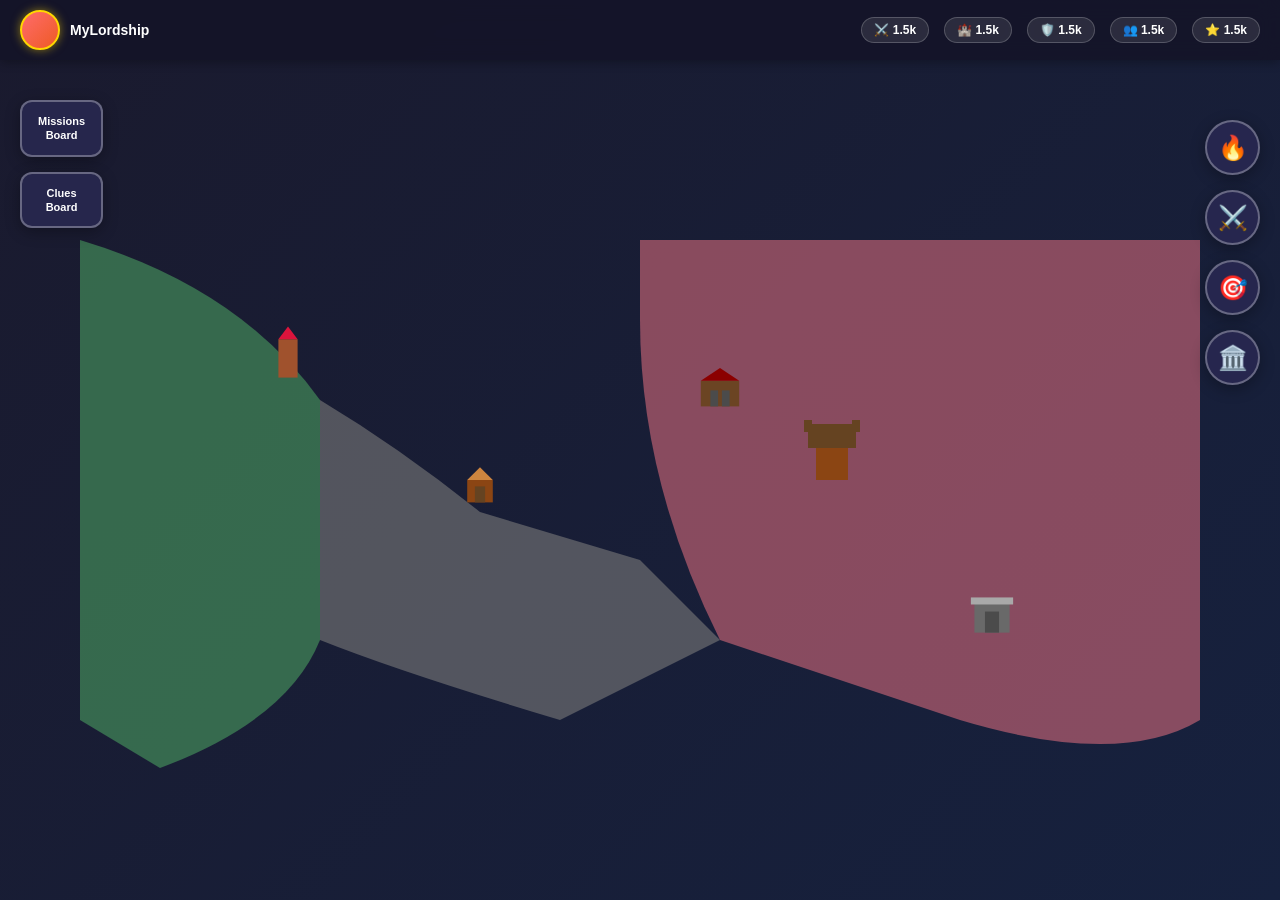
<file: index.html>
<!DOCTYPE html>
<html lang="en">
<head>
    <meta charset="UTF-8">
    <meta name="viewport" content="width=device-width, initial-scale=1.0, maximum-scale=1.0, user-scalable=no">
    <title>Map Interaction Prototype</title>
    <link rel="stylesheet" href="styles.css">
</head>
<body>
    <div class="game-container">
        <!-- Top UI Bar -->
        <div class="top-bar">
            <div class="player-info">
                <div class="avatar"></div>
                <span class="player-name">MyLordship</span>
            </div>
            <div class="resources">
                <div class="resource-item">⚔️ 1.5k</div>
                <div class="resource-item">🏰 1.5k</div>
                <div class="resource-item">🛡️ 1.5k</div>
                <div class="resource-item">👥 1.5k</div>
                <div class="resource-item">⭐ 1.5k</div>
            </div>
        </div>

        <!-- Left Menu -->
        <div class="left-menu">
            <button class="menu-btn">Missions<br>Board</button>
            <button class="menu-btn">Clues<br>Board</button>
        </div>

        <!-- Right Menu -->
        <div class="right-menu">
            <button class="menu-btn round">🔥</button>
            <button class="menu-btn round">⚔️</button>
            <button class="menu-btn round">🎯</button>
            <button class="menu-btn round">🏛️</button>
        </div>

        <!-- Map Container -->
        <div class="map-container" id="mapContainer">
            <svg class="map-svg" viewBox="0 0 800 400" preserveAspectRatio="xMidYMid meet">
                <!-- Territory backgrounds -->
                <path class="territory green-territory" d="M 50,50 Q 150,80 200,150 L 200,300 Q 180,350 100,380 L 50,350 Z" />
                <path class="territory pink-territory" d="M 400,50 L 750,50 L 750,350 Q 700,380 600,350 L 450,300 Q 400,200 400,100 Z" />
                <path class="territory gray-territory" d="M 200,150 Q 250,180 300,220 L 400,250 L 450,300 L 350,350 Q 250,320 200,300 Z" />

                <!-- Buildings - Each is clickable -->
                <g class="building" data-building-id="castle1" data-type="castle">
                    <circle class="building-base" cx="520" cy="180" r="25" />
                    <image href="data:image/svg+xml,%3Csvg xmlns='http://www.w3.org/2000/svg' viewBox='0 0 100 100'%3E%3Crect x='30' y='40' width='40' height='50' fill='%238B4513'/%3E%3Crect x='20' y='20' width='60' height='30' fill='%23654321'/%3E%3Crect x='15' y='15' width='10' height='15' fill='%23654321'/%3E%3Crect x='75' y='15' width='10' height='15' fill='%23654321'/%3E%3C/svg%3E" x="495" y="155" width="50" height="50" />
                    <circle class="tap-indicator" cx="520" cy="180" r="30" />
                </g>

                <g class="building" data-building-id="tower1" data-type="tower">
                    <circle class="building-base" cx="180" cy="120" r="20" />
                    <image href="data:image/svg+xml,%3Csvg xmlns='http://www.w3.org/2000/svg' viewBox='0 0 100 100'%3E%3Crect x='35' y='30' width='30' height='60' fill='%23A0522D'/%3E%3Cpolygon points='50,10 65,30 35,30' fill='%23DC143C'/%3E%3C/svg%3E" x="160" y="100" width="40" height="40" />
                    <circle class="tap-indicator" cx="180" cy="120" r="25" />
                </g>

                <g class="building" data-building-id="fort1" data-type="fort">
                    <circle class="building-base" cx="620" cy="280" r="22" />
                    <image href="data:image/svg+xml,%3Csvg xmlns='http://www.w3.org/2000/svg' viewBox='0 0 100 100'%3E%3Crect x='25' y='40' width='50' height='45' fill='%23696969'/%3E%3Crect x='20' y='35' width='60' height='10' fill='%23A9A9A9'/%3E%3Crect x='40' y='55' width='20' height='30' fill='%234B4B4B'/%3E%3C/svg%3E" x="598" y="258" width="44" height="44" />
                    <circle class="tap-indicator" cx="620" cy="280" r="27" />
                </g>

                <g class="building" data-building-id="village1" data-type="village">
                    <circle class="building-base" cx="300" cy="200" r="20" />
                    <image href="data:image/svg+xml,%3Csvg xmlns='http://www.w3.org/2000/svg' viewBox='0 0 100 100'%3E%3Crect x='30' y='50' width='40' height='35' fill='%238B4513'/%3E%3Cpolygon points='50,30 70,50 30,50' fill='%23CD853F'/%3E%3Crect x='42' y='60' width='16' height='25' fill='%23654321'/%3E%3C/svg%3E" x="280" y="180" width="40" height="40" />
                    <circle class="tap-indicator" cx="300" cy="200" r="25" />
                </g>

                <g class="building" data-building-id="barracks1" data-type="barracks">
                    <circle class="building-base" cx="450" cy="140" r="20" />
                    <image href="data:image/svg+xml,%3Csvg xmlns='http://www.w3.org/2000/svg' viewBox='0 0 100 100'%3E%3Crect x='20' y='45' width='60' height='40' fill='%236B4423'/%3E%3Cpolygon points='50,25 80,45 20,45' fill='%238B0000'/%3E%3Crect x='35' y='60' width='12' height='25' fill='%234B4B4B'/%3E%3Crect x='53' y='60' width='12' height='25' fill='%234B4B4B'/%3E%3C/svg%3E" x="430" y="120" width="40" height="40" />
                    <circle class="tap-indicator" cx="450" cy="140" r="25" />
                </g>
            </svg>

            <!-- Contextual Menu (hidden by default) -->
            <div class="contextual-menu" id="contextualMenu">
                <div class="menu-header">
                    <span class="menu-title" id="menuTitle">Castle</span>
                    <button class="close-btn" id="closeMenu">×</button>
                </div>
                <div class="menu-content">
                    <button class="menu-option primary">
                        <span class="option-icon">⚔️</span>
                        <span class="option-text" id="primaryOption">1.5 Million Swordmen</span>
                    </button>
                    <button class="menu-option">
                        <span class="option-icon">⬆️</span>
                        <span class="option-text">Upgrade</span>
                    </button>
                    <button class="menu-option">
                        <span class="option-icon">🔍</span>
                        <span class="option-text">Search</span>
                    </button>
                </div>
            </div>
        </div>

        <!-- Ripple effect container -->
        <div class="ripple-container" id="rippleContainer"></div>
    </div>

    <script src="script.js"></script>
</body>
</html>
</file>
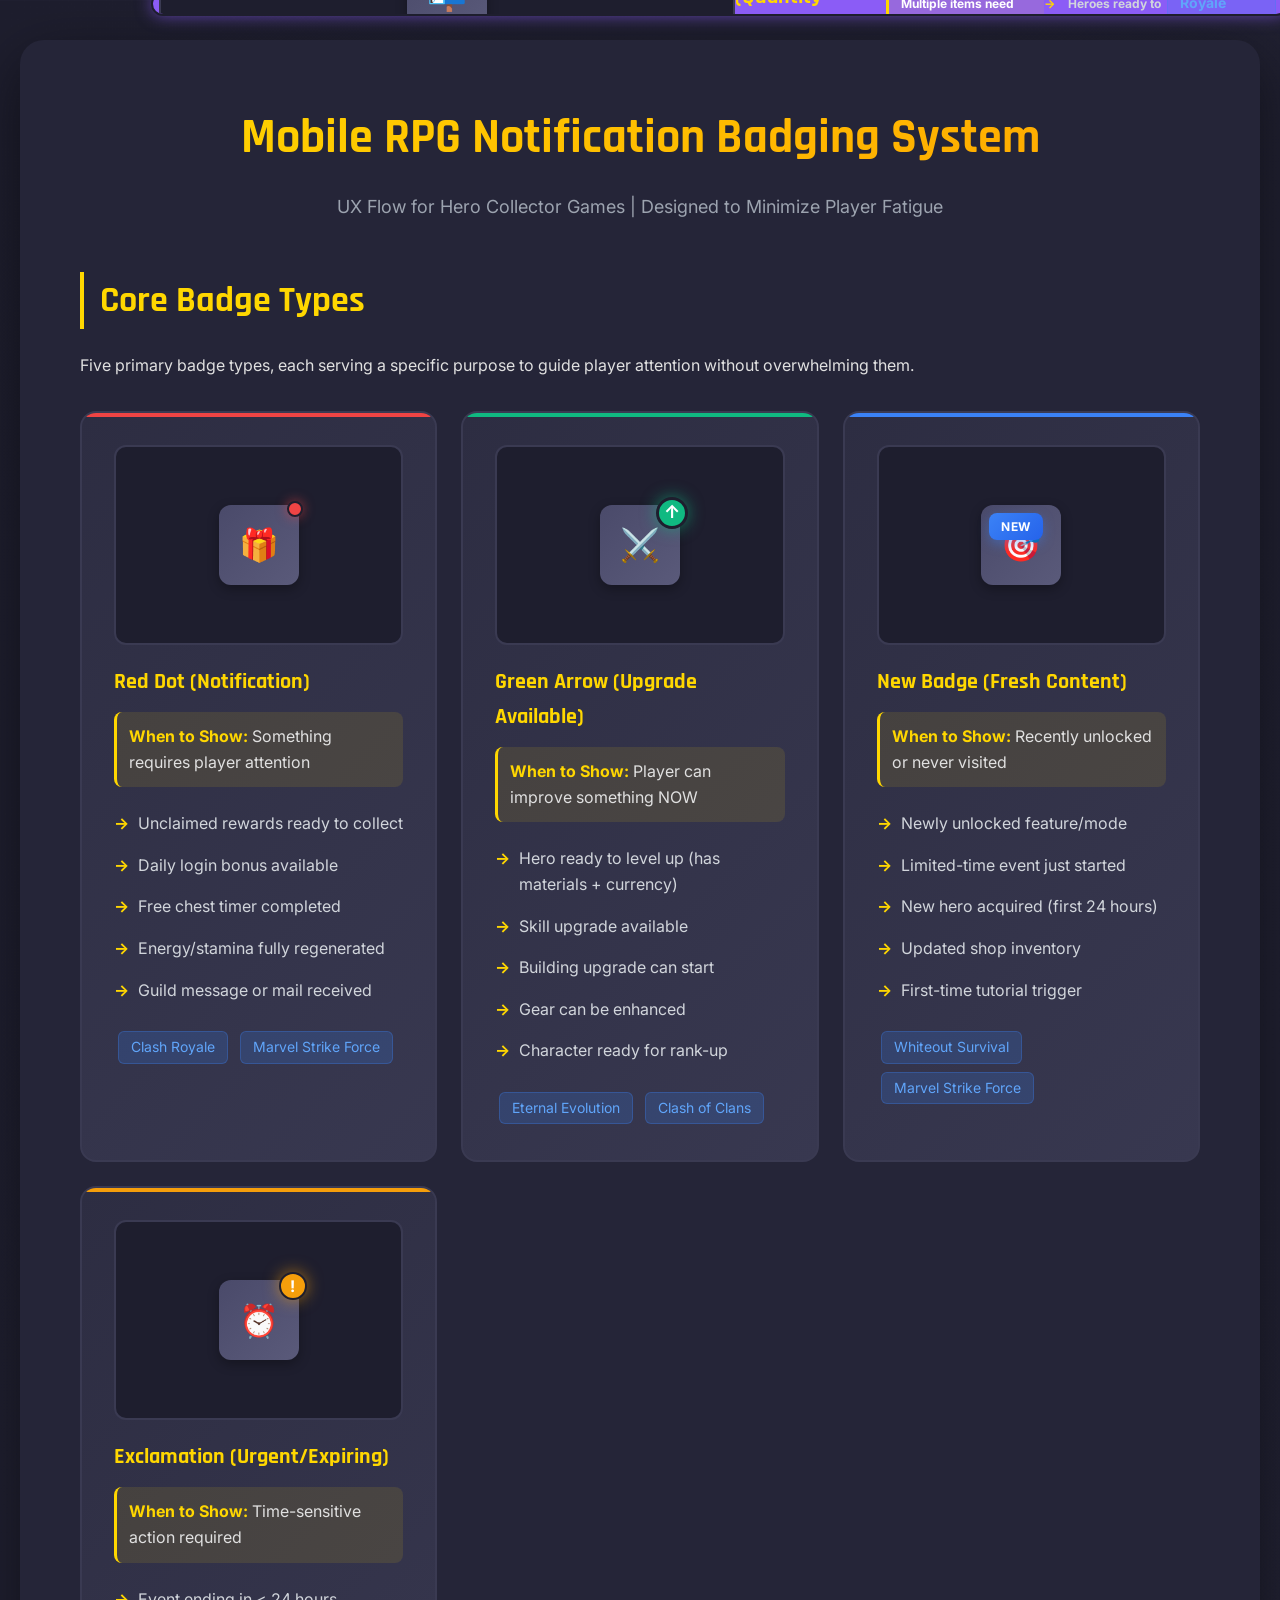
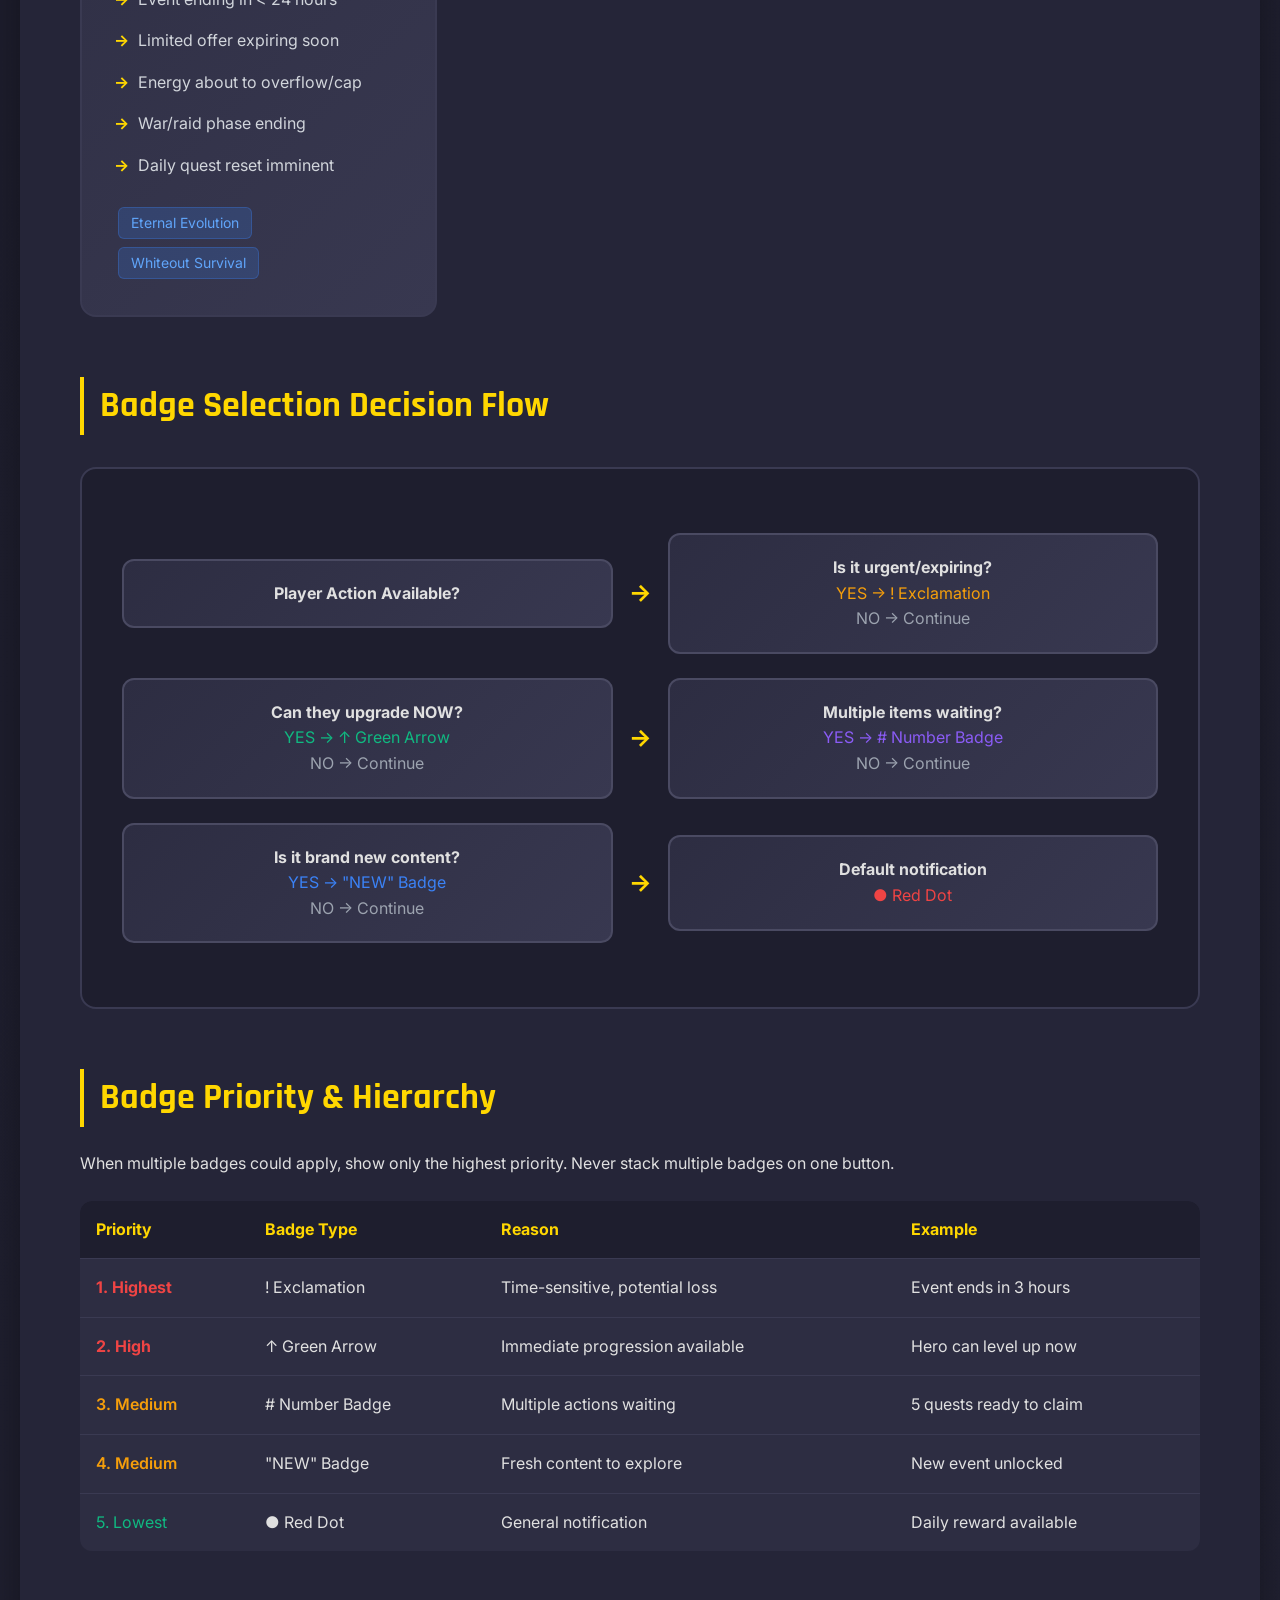
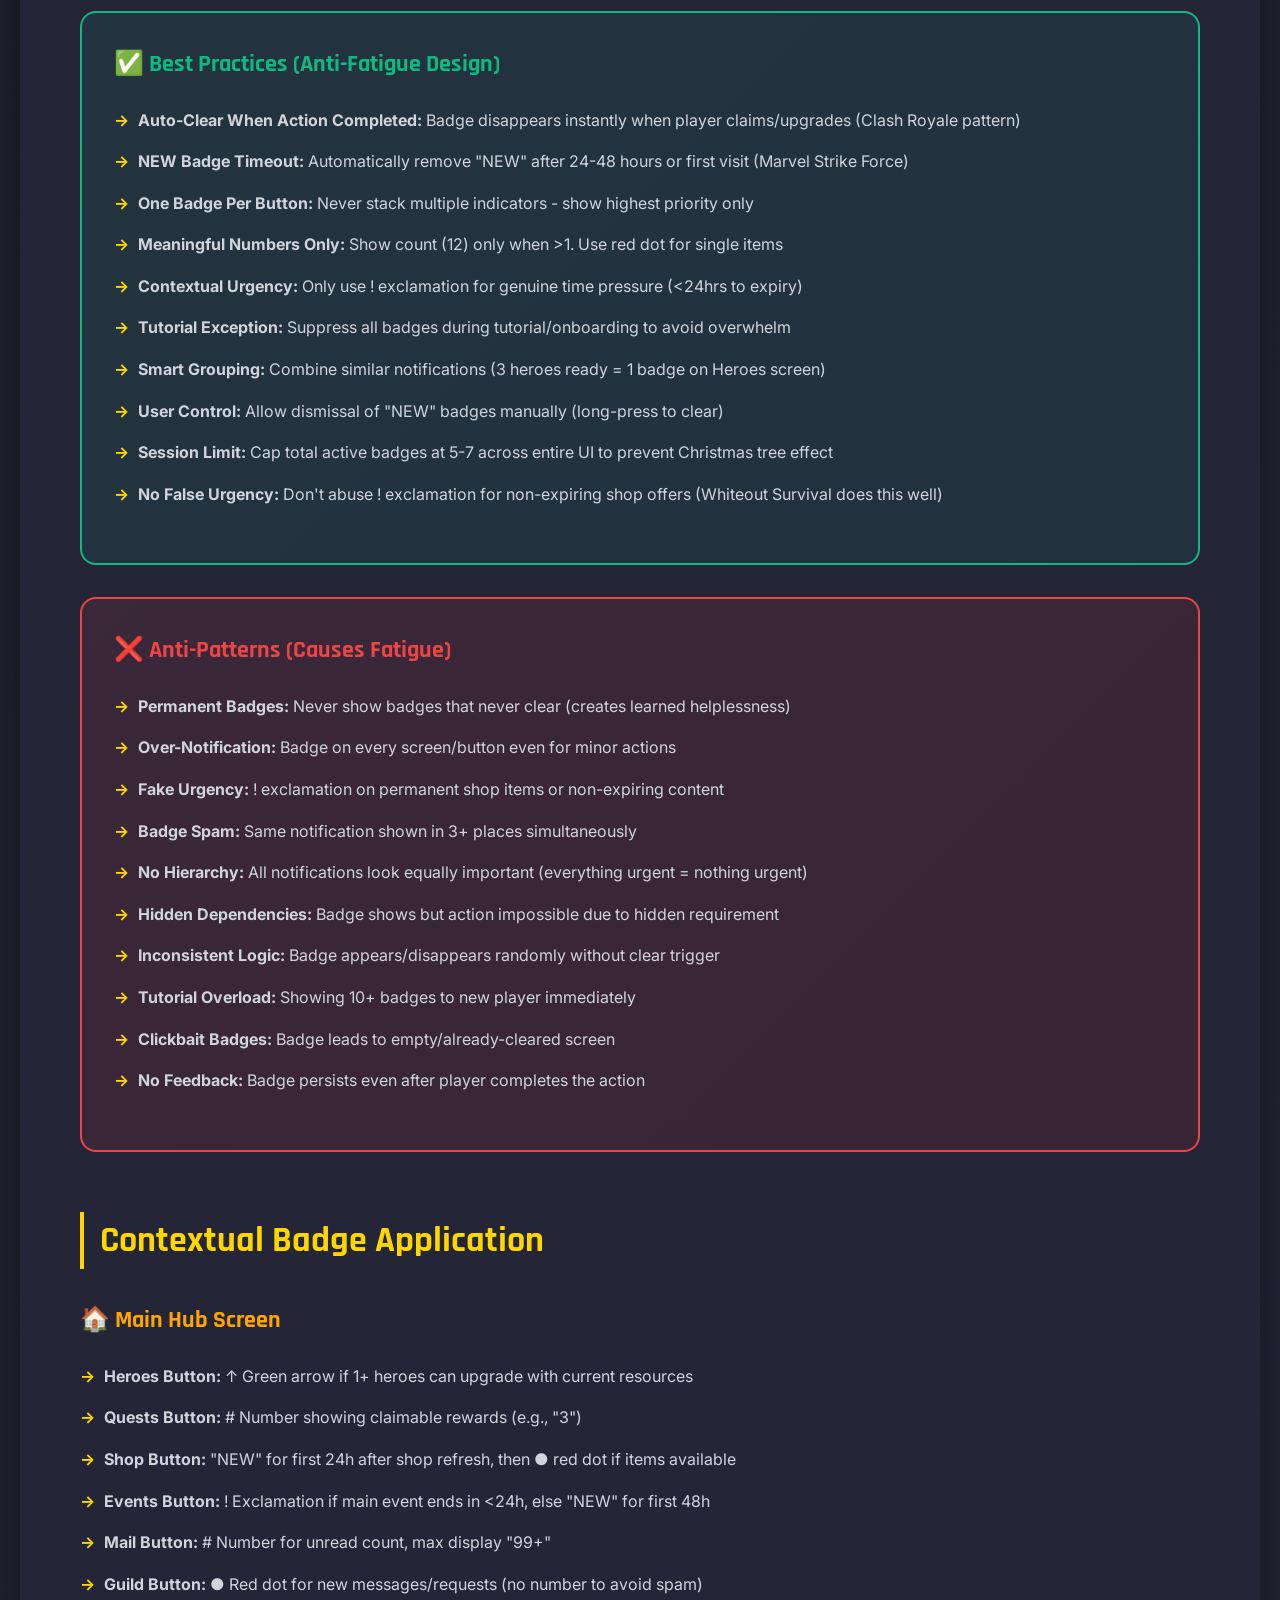
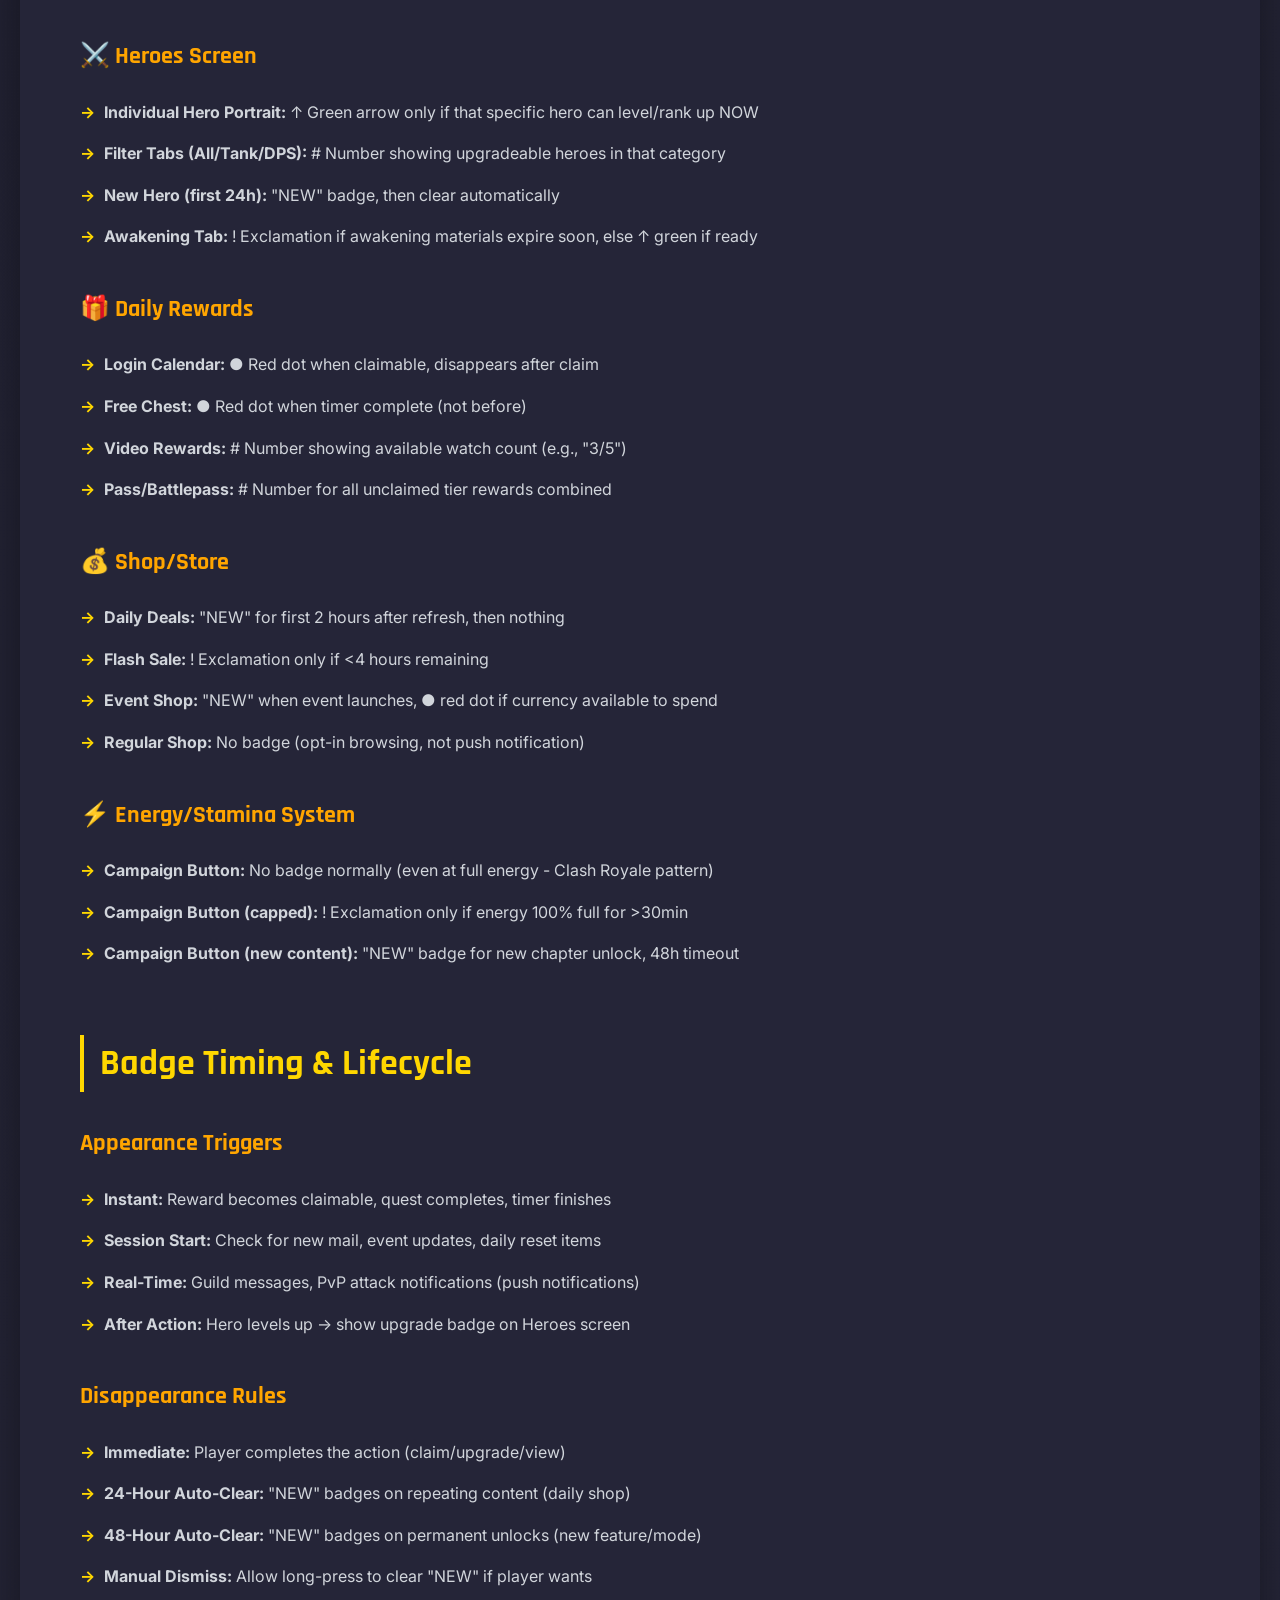
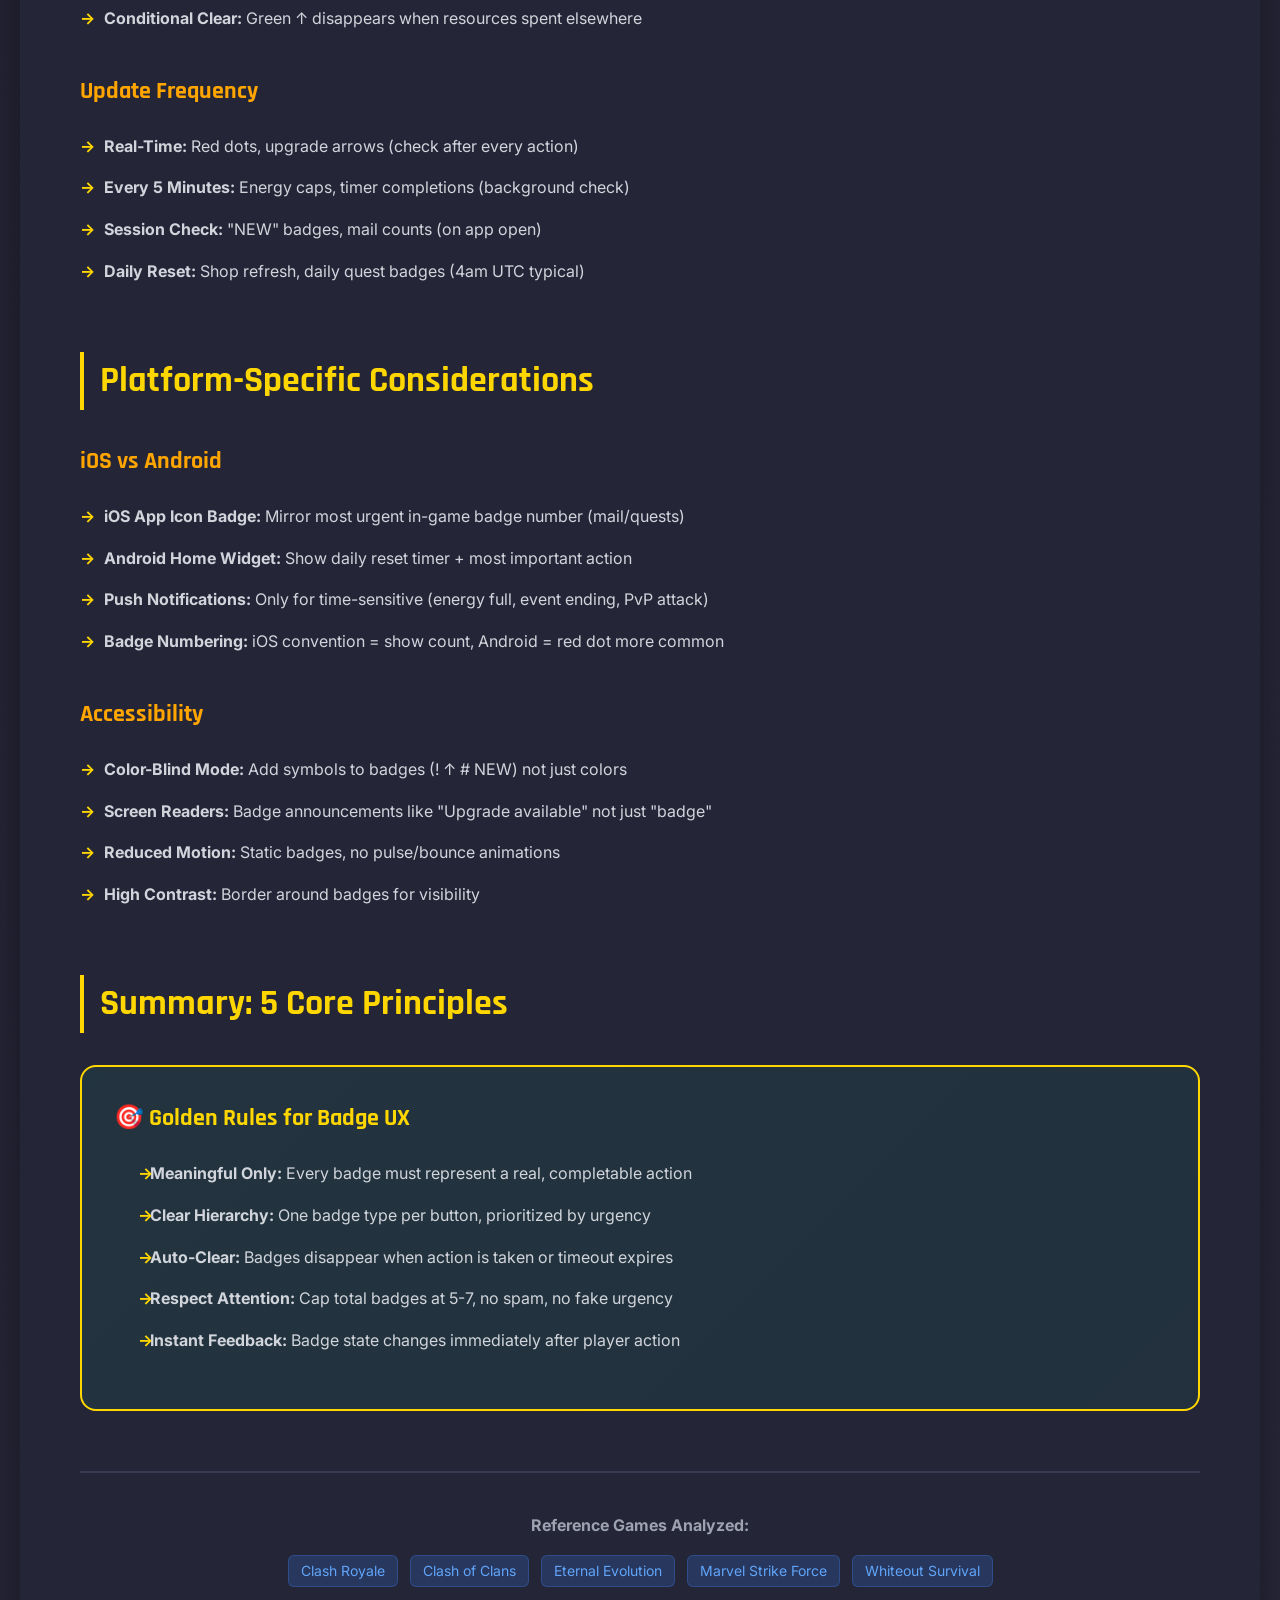
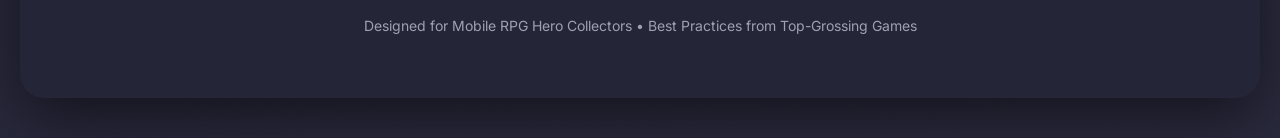
<file: notification-badging-system.html>
<!DOCTYPE html>
<html lang="en">
<head>
    <meta charset="UTF-8">
    <meta name="viewport" content="width=device-width, initial-scale=1.0">
    <title>Mobile RPG Notification Badging System - UX Flow</title>
    <link href="https://fonts.googleapis.com/css2?family=Inter:wght@400;500;600;700;800&family=Rajdhani:wght@600;700&display=swap" rel="stylesheet">
    <style>
        * {
            margin: 0;
            padding: 0;
            box-sizing: border-box;
        }

        body {
            font-family: 'Inter', sans-serif;
            background: linear-gradient(135deg, #1e1e2e 0%, #2a2a3e 100%);
            color: #e0e0e0;
            padding: 40px 20px;
            line-height: 1.6;
        }

        .container {
            max-width: 1400px;
            margin: 0 auto;
            background: #252538;
            border-radius: 24px;
            padding: 60px;
            box-shadow: 0 20px 60px rgba(0, 0, 0, 0.5);
        }

        h1 {
            font-family: 'Rajdhani', sans-serif;
            font-size: 48px;
            font-weight: 700;
            background: linear-gradient(135deg, #FFD700 0%, #FFA500 100%);
            -webkit-background-clip: text;
            -webkit-text-fill-color: transparent;
            background-clip: text;
            margin-bottom: 16px;
            text-align: center;
        }

        .subtitle {
            text-align: center;
            color: #9ca3af;
            font-size: 18px;
            margin-bottom: 50px;
        }

        .section {
            margin-bottom: 60px;
        }

        h2 {
            font-family: 'Rajdhani', sans-serif;
            font-size: 36px;
            color: #FFD700;
            margin-bottom: 24px;
            border-left: 4px solid #FFD700;
            padding-left: 16px;
        }

        h3 {
            font-family: 'Rajdhani', sans-serif;
            font-size: 24px;
            color: #FFA500;
            margin: 32px 0 16px 0;
        }

        .badge-grid {
            display: grid;
            grid-template-columns: repeat(auto-fit, minmax(300px, 1fr));
            gap: 24px;
            margin: 32px 0;
        }

        .badge-card {
            background: linear-gradient(135deg, #2d2d42 0%, #383850 100%);
            border-radius: 16px;
            padding: 32px;
            border: 2px solid #3a3a52;
            transition: all 0.3s ease;
            position: relative;
            overflow: hidden;
        }

        .badge-card:hover {
            border-color: #FFD700;
            transform: translateY(-4px);
            box-shadow: 0 12px 24px rgba(255, 215, 0, 0.2);
        }

        .badge-card::before {
            content: '';
            position: absolute;
            top: 0;
            left: 0;
            right: 0;
            height: 4px;
        }

        .badge-card.red-dot::before { background: #EF4444; }
        .badge-card.green-arrow::before { background: #10B981; }
        .badge-card.new-badge::before { background: #3B82F6; }
        .badge-card.number-badge::before { background: #8B5CF6; }
        .badge-card.exclamation::before { background: #F59E0B; }

        .badge-visual {
            width: 100%;
            height: 200px;
            background: #1e1e2e;
            border-radius: 12px;
            display: flex;
            align-items: center;
            justify-content: center;
            margin-bottom: 20px;
            position: relative;
            border: 2px solid #3a3a52;
        }

        .mock-button {
            width: 80px;
            height: 80px;
            background: linear-gradient(135deg, #4a4a6a 0%, #5a5a7a 100%);
            border-radius: 12px;
            display: flex;
            align-items: center;
            justify-content: center;
            font-size: 32px;
            box-shadow: 0 4px 12px rgba(0, 0, 0, 0.3);
            position: relative;
        }

        .red-dot-badge {
            position: absolute;
            top: -4px;
            right: -4px;
            width: 16px;
            height: 16px;
            background: #EF4444;
            border-radius: 50%;
            border: 2px solid #1e1e2e;
            box-shadow: 0 0 12px rgba(239, 68, 68, 0.6);
            animation: pulse-red 2s infinite;
        }

        @keyframes pulse-red {
            0%, 100% { transform: scale(1); opacity: 1; }
            50% { transform: scale(1.2); opacity: 0.8; }
        }

        .green-arrow-badge {
            position: absolute;
            top: -8px;
            right: -8px;
            width: 32px;
            height: 32px;
            background: #10B981;
            border-radius: 50%;
            border: 3px solid #1e1e2e;
            display: flex;
            align-items: center;
            justify-content: center;
            font-size: 18px;
            font-weight: bold;
            color: white;
            box-shadow: 0 0 16px rgba(16, 185, 129, 0.6);
            animation: bounce-arrow 1s infinite;
        }

        @keyframes bounce-arrow {
            0%, 100% { transform: translateY(0); }
            50% { transform: translateY(-4px); }
        }

        .new-badge-label {
            position: absolute;
            top: 8px;
            left: 8px;
            background: linear-gradient(135deg, #3B82F6 0%, #2563EB 100%);
            color: white;
            padding: 4px 12px;
            border-radius: 8px;
            font-size: 12px;
            font-weight: 700;
            text-transform: uppercase;
            letter-spacing: 0.5px;
            box-shadow: 0 4px 12px rgba(59, 130, 246, 0.4);
            animation: shine 2s infinite;
        }

        @keyframes shine {
            0%, 100% { opacity: 1; }
            50% { opacity: 0.7; }
        }

        .number-badge {
            position: absolute;
            top: -8px;
            right: -8px;
            min-width: 24px;
            height: 24px;
            background: #8B5CF6;
            border-radius: 12px;
            border: 2px solid #1e1e2e;
            display: flex;
            align-items: center;
            justify-content: center;
            font-size: 12px;
            font-weight: bold;
            color: white;
            padding: 0 6px;
            box-shadow: 0 0 16px rgba(139, 92, 246, 0.6);
        }

        .exclamation-badge {
            position: absolute;
            top: -8px;
            right: -8px;
            width: 28px;
            height: 28px;
            background: #F59E0B;
            border-radius: 50%;
            border: 2px solid #1e1e2e;
            display: flex;
            align-items: center;
            justify-content: center;
            font-size: 16px;
            font-weight: bold;
            color: white;
            box-shadow: 0 0 16px rgba(245, 158, 11, 0.6);
            animation: pulse-warning 1.5s infinite;
        }

        @keyframes pulse-warning {
            0%, 100% { transform: scale(1) rotate(0deg); }
            50% { transform: scale(1.1) rotate(5deg); }
        }

        .badge-title {
            font-family: 'Rajdhani', sans-serif;
            font-size: 22px;
            font-weight: 700;
            margin-bottom: 12px;
            color: #FFD700;
        }

        .badge-when {
            background: rgba(255, 215, 0, 0.1);
            padding: 12px;
            border-radius: 8px;
            margin: 12px 0;
            border-left: 3px solid #FFD700;
        }

        .badge-when strong {
            color: #FFD700;
        }

        .badge-list {
            list-style: none;
            margin: 16px 0;
        }

        .badge-list li {
            padding: 8px 0 8px 24px;
            position: relative;
            color: #d1d5db;
        }

        .badge-list li::before {
            content: '→';
            position: absolute;
            left: 0;
            color: #FFD700;
            font-weight: bold;
        }

        .flow-diagram {
            background: #1e1e2e;
            border-radius: 16px;
            padding: 40px;
            margin: 32px 0;
            border: 2px solid #3a3a52;
        }

        .flow-row {
            display: flex;
            align-items: center;
            justify-content: space-between;
            margin: 24px 0;
            flex-wrap: wrap;
            gap: 16px;
        }

        .flow-box {
            background: linear-gradient(135deg, #2d2d42 0%, #383850 100%);
            padding: 20px 24px;
            border-radius: 12px;
            border: 2px solid #4a4a62;
            flex: 1;
            min-width: 200px;
            text-align: center;
        }

        .flow-arrow {
            font-size: 24px;
            color: #FFD700;
            font-weight: bold;
        }

        .best-practices {
            background: linear-gradient(135deg, rgba(16, 185, 129, 0.1) 0%, rgba(5, 150, 105, 0.1) 100%);
            border: 2px solid #10B981;
            border-radius: 16px;
            padding: 32px;
            margin: 32px 0;
        }

        .best-practices h3 {
            color: #10B981;
            margin-top: 0;
        }

        .anti-patterns {
            background: linear-gradient(135deg, rgba(239, 68, 68, 0.1) 0%, rgba(220, 38, 38, 0.1) 100%);
            border: 2px solid #EF4444;
            border-radius: 16px;
            padding: 32px;
            margin: 32px 0;
        }

        .anti-patterns h3 {
            color: #EF4444;
            margin-top: 0;
        }

        .game-reference {
            display: inline-block;
            background: rgba(59, 130, 246, 0.2);
            color: #60A5FA;
            padding: 4px 12px;
            border-radius: 6px;
            font-size: 14px;
            margin: 4px;
            border: 1px solid rgba(59, 130, 246, 0.3);
        }

        .priority-table {
            width: 100%;
            border-collapse: collapse;
            margin: 24px 0;
            background: #2d2d42;
            border-radius: 12px;
            overflow: hidden;
        }

        .priority-table th {
            background: #1e1e2e;
            padding: 16px;
            text-align: left;
            color: #FFD700;
            font-weight: 700;
        }

        .priority-table td {
            padding: 16px;
            border-top: 1px solid #3a3a52;
        }

        .priority-table tr:hover {
            background: #383850;
        }

        .priority-high { color: #EF4444; font-weight: 700; }
        .priority-medium { color: #F59E0B; font-weight: 600; }
        .priority-low { color: #10B981; }

        @media (max-width: 768px) {
            .container {
                padding: 32px 24px;
            }

            h1 {
                font-size: 36px;
            }

            .badge-grid {
                grid-template-columns: 1fr;
            }

            .flow-row {
                flex-direction: column;
            }

            .flow-arrow {
                transform: rotate(90deg);
            }
        }
    </style>
</head>
<body>
    <div class="container">
        <h1>Mobile RPG Notification Badging System</h1>
        <p class="subtitle">UX Flow for Hero Collector Games | Designed to Minimize Player Fatigue</p>

        <!-- Section: Badge Types -->
        <div class="section">
            <h2>Core Badge Types</h2>
            <p>Five primary badge types, each serving a specific purpose to guide player attention without overwhelming them.</p>

            <div class="badge-grid">
                <!-- Red Dot -->
                <div class="badge-card red-dot">
                    <div class="badge-visual">
                        <div class="mock-button">
                            🎁
                            <div class="red-dot-badge"></div>
                        </div>
                    </div>
                    <div class="badge-title">Red Dot (Notification)</div>
                    <div class="badge-when">
                        <strong>When to Show:</strong> Something requires player attention
                    </div>
                    <ul class="badge-list">
                        <li>Unclaimed rewards ready to collect</li>
                        <li>Daily login bonus available</li>
                        <li>Free chest timer completed</li>
                        <li>Energy/stamina fully regenerated</li>
                        <li>Guild message or mail received</li>
                    </ul>
                    <p style="margin-top: 16px; font-size: 14px; color: #9ca3af;">
                        <span class="game-reference">Clash Royale</span>
                        <span class="game-reference">Marvel Strike Force</span>
                    </p>
                </div>

                <!-- Green Arrow -->
                <div class="badge-card green-arrow">
                    <div class="badge-visual">
                        <div class="mock-button">
                            ⚔️
                            <div class="green-arrow-badge">↑</div>
                        </div>
                    </div>
                    <div class="badge-title">Green Arrow (Upgrade Available)</div>
                    <div class="badge-when">
                        <strong>When to Show:</strong> Player can improve something NOW
                    </div>
                    <ul class="badge-list">
                        <li>Hero ready to level up (has materials + currency)</li>
                        <li>Skill upgrade available</li>
                        <li>Building upgrade can start</li>
                        <li>Gear can be enhanced</li>
                        <li>Character ready for rank-up</li>
                    </ul>
                    <p style="margin-top: 16px; font-size: 14px; color: #9ca3af;">
                        <span class="game-reference">Eternal Evolution</span>
                        <span class="game-reference">Clash of Clans</span>
                    </p>
                </div>

                <!-- New Badge -->
                <div class="badge-card new-badge">
                    <div class="badge-visual">
                        <div class="mock-button">
                            🎯
                            <div class="new-badge-label">NEW</div>
                        </div>
                    </div>
                    <div class="badge-title">New Badge (Fresh Content)</div>
                    <div class="badge-when">
                        <strong>When to Show:</strong> Recently unlocked or never visited
                    </div>
                    <ul class="badge-list">
                        <li>Newly unlocked feature/mode</li>
                        <li>Limited-time event just started</li>
                        <li>New hero acquired (first 24 hours)</li>
                        <li>Updated shop inventory</li>
                        <li>First-time tutorial trigger</li>
                    </ul>
                    <p style="margin-top: 16px; font-size: 14px; color: #9ca3af;">
                        <span class="game-reference">Whiteout Survival</span>
                        <span class="game-reference">Marvel Strike Force</span>
                    </p>
                </div>

                <!-- Number Badge -->
                <div class="badge-card number-badge">
                    <div class="badge-visual">
                        <div class="mock-button">
                            📬
                            <div class="number-badge">12</div>
                        </div>
                    </div>
                    <div class="badge-title">Number Badge (Quantity Count)</div>
                    <div class="badge-when">
                        <strong>When to Show:</strong> Multiple items need attention
                    </div>
                    <ul class="badge-list">
                        <li>Unread messages/mail count</li>
                        <li>Number of claimable quest rewards</li>
                        <li>Heroes ready to upgrade</li>
                        <li>Available alliance help requests</li>
                        <li>Pending friend requests</li>
                    </ul>
                    <p style="margin-top: 16px; font-size: 14px; color: #9ca3af;">
                        <span class="game-reference">Clash Royale</span>
                        <span class="game-reference">All Games</span>
                    </p>
                </div>

                <!-- Exclamation -->
                <div class="badge-card exclamation">
                    <div class="badge-visual">
                        <div class="mock-button">
                            ⏰
                            <div class="exclamation-badge">!</div>
                        </div>
                    </div>
                    <div class="badge-title">Exclamation (Urgent/Expiring)</div>
                    <div class="badge-when">
                        <strong>When to Show:</strong> Time-sensitive action required
                    </div>
                    <ul class="badge-list">
                        <li>Event ending in < 24 hours</li>
                        <li>Limited offer expiring soon</li>
                        <li>Energy about to overflow/cap</li>
                        <li>War/raid phase ending</li>
                        <li>Daily quest reset imminent</li>
                    </ul>
                    <p style="margin-top: 16px; font-size: 14px; color: #9ca3af;">
                        <span class="game-reference">Eternal Evolution</span>
                        <span class="game-reference">Whiteout Survival</span>
                    </p>
                </div>
            </div>
        </div>

        <!-- Section: Decision Flow -->
        <div class="section">
            <h2>Badge Selection Decision Flow</h2>
            <div class="flow-diagram">
                <div class="flow-row">
                    <div class="flow-box">
                        <strong>Player Action Available?</strong>
                    </div>
                    <div class="flow-arrow">→</div>
                    <div class="flow-box">
                        <strong>Is it urgent/expiring?</strong><br>
                        <span style="color: #F59E0B;">YES → ! Exclamation</span><br>
                        <span style="color: #9ca3af;">NO → Continue</span>
                    </div>
                </div>
                <div class="flow-row">
                    <div class="flow-box">
                        <strong>Can they upgrade NOW?</strong><br>
                        <span style="color: #10B981;">YES → ↑ Green Arrow</span><br>
                        <span style="color: #9ca3af;">NO → Continue</span>
                    </div>
                    <div class="flow-arrow">→</div>
                    <div class="flow-box">
                        <strong>Multiple items waiting?</strong><br>
                        <span style="color: #8B5CF6;">YES → # Number Badge</span><br>
                        <span style="color: #9ca3af;">NO → Continue</span>
                    </div>
                </div>
                <div class="flow-row">
                    <div class="flow-box">
                        <strong>Is it brand new content?</strong><br>
                        <span style="color: #3B82F6;">YES → "NEW" Badge</span><br>
                        <span style="color: #9ca3af;">NO → Continue</span>
                    </div>
                    <div class="flow-arrow">→</div>
                    <div class="flow-box">
                        <strong>Default notification</strong><br>
                        <span style="color: #EF4444;">● Red Dot</span>
                    </div>
                </div>
            </div>
        </div>

        <!-- Section: Priority System -->
        <div class="section">
            <h2>Badge Priority & Hierarchy</h2>
            <p>When multiple badges could apply, show only the highest priority. Never stack multiple badges on one button.</p>

            <table class="priority-table">
                <thead>
                    <tr>
                        <th>Priority</th>
                        <th>Badge Type</th>
                        <th>Reason</th>
                        <th>Example</th>
                    </tr>
                </thead>
                <tbody>
                    <tr>
                        <td class="priority-high">1. Highest</td>
                        <td>! Exclamation</td>
                        <td>Time-sensitive, potential loss</td>
                        <td>Event ends in 3 hours</td>
                    </tr>
                    <tr>
                        <td class="priority-high">2. High</td>
                        <td>↑ Green Arrow</td>
                        <td>Immediate progression available</td>
                        <td>Hero can level up now</td>
                    </tr>
                    <tr>
                        <td class="priority-medium">3. Medium</td>
                        <td># Number Badge</td>
                        <td>Multiple actions waiting</td>
                        <td>5 quests ready to claim</td>
                    </tr>
                    <tr>
                        <td class="priority-medium">4. Medium</td>
                        <td>"NEW" Badge</td>
                        <td>Fresh content to explore</td>
                        <td>New event unlocked</td>
                    </tr>
                    <tr>
                        <td class="priority-low">5. Lowest</td>
                        <td>● Red Dot</td>
                        <td>General notification</td>
                        <td>Daily reward available</td>
                    </tr>
                </tbody>
            </table>
        </div>

        <!-- Section: Best Practices -->
        <div class="section">
            <div class="best-practices">
                <h3>✅ Best Practices (Anti-Fatigue Design)</h3>
                <ul class="badge-list">
                    <li><strong>Auto-Clear When Action Completed:</strong> Badge disappears instantly when player claims/upgrades (Clash Royale pattern)</li>
                    <li><strong>NEW Badge Timeout:</strong> Automatically remove "NEW" after 24-48 hours or first visit (Marvel Strike Force)</li>
                    <li><strong>One Badge Per Button:</strong> Never stack multiple indicators - show highest priority only</li>
                    <li><strong>Meaningful Numbers Only:</strong> Show count (12) only when >1. Use red dot for single items</li>
                    <li><strong>Contextual Urgency:</strong> Only use ! exclamation for genuine time pressure (<24hrs to expiry)</li>
                    <li><strong>Tutorial Exception:</strong> Suppress all badges during tutorial/onboarding to avoid overwhelm</li>
                    <li><strong>Smart Grouping:</strong> Combine similar notifications (3 heroes ready = 1 badge on Heroes screen)</li>
                    <li><strong>User Control:</strong> Allow dismissal of "NEW" badges manually (long-press to clear)</li>
                    <li><strong>Session Limit:</strong> Cap total active badges at 5-7 across entire UI to prevent Christmas tree effect</li>
                    <li><strong>No False Urgency:</strong> Don't abuse ! exclamation for non-expiring shop offers (Whiteout Survival does this well)</li>
                </ul>
            </div>

            <div class="anti-patterns">
                <h3>❌ Anti-Patterns (Causes Fatigue)</h3>
                <ul class="badge-list">
                    <li><strong>Permanent Badges:</strong> Never show badges that never clear (creates learned helplessness)</li>
                    <li><strong>Over-Notification:</strong> Badge on every screen/button even for minor actions</li>
                    <li><strong>Fake Urgency:</strong> ! exclamation on permanent shop items or non-expiring content</li>
                    <li><strong>Badge Spam:</strong> Same notification shown in 3+ places simultaneously</li>
                    <li><strong>No Hierarchy:</strong> All notifications look equally important (everything urgent = nothing urgent)</li>
                    <li><strong>Hidden Dependencies:</strong> Badge shows but action impossible due to hidden requirement</li>
                    <li><strong>Inconsistent Logic:</strong> Badge appears/disappears randomly without clear trigger</li>
                    <li><strong>Tutorial Overload:</strong> Showing 10+ badges to new player immediately</li>
                    <li><strong>Clickbait Badges:</strong> Badge leads to empty/already-cleared screen</li>
                    <li><strong>No Feedback:</strong> Badge persists even after player completes the action</li>
                </ul>
            </div>
        </div>

        <!-- Section: Context Examples -->
        <div class="section">
            <h2>Contextual Badge Application</h2>

            <h3>🏠 Main Hub Screen</h3>
            <ul class="badge-list">
                <li><strong>Heroes Button:</strong> ↑ Green arrow if 1+ heroes can upgrade with current resources</li>
                <li><strong>Quests Button:</strong> # Number showing claimable rewards (e.g., "3")</li>
                <li><strong>Shop Button:</strong> "NEW" for first 24h after shop refresh, then ● red dot if items available</li>
                <li><strong>Events Button:</strong> ! Exclamation if main event ends in <24h, else "NEW" for first 48h</li>
                <li><strong>Mail Button:</strong> # Number for unread count, max display "99+"</li>
                <li><strong>Guild Button:</strong> ● Red dot for new messages/requests (no number to avoid spam)</li>
            </ul>

            <h3>⚔️ Heroes Screen</h3>
            <ul class="badge-list">
                <li><strong>Individual Hero Portrait:</strong> ↑ Green arrow only if that specific hero can level/rank up NOW</li>
                <li><strong>Filter Tabs (All/Tank/DPS):</strong> # Number showing upgradeable heroes in that category</li>
                <li><strong>New Hero (first 24h):</strong> "NEW" badge, then clear automatically</li>
                <li><strong>Awakening Tab:</strong> ! Exclamation if awakening materials expire soon, else ↑ green if ready</li>
            </ul>

            <h3>🎁 Daily Rewards</h3>
            <ul class="badge-list">
                <li><strong>Login Calendar:</strong> ● Red dot when claimable, disappears after claim</li>
                <li><strong>Free Chest:</strong> ● Red dot when timer complete (not before)</li>
                <li><strong>Video Rewards:</strong> # Number showing available watch count (e.g., "3/5")</li>
                <li><strong>Pass/Battlepass:</strong> # Number for all unclaimed tier rewards combined</li>
            </ul>

            <h3>💰 Shop/Store</h3>
            <ul class="badge-list">
                <li><strong>Daily Deals:</strong> "NEW" for first 2 hours after refresh, then nothing</li>
                <li><strong>Flash Sale:</strong> ! Exclamation only if <4 hours remaining</li>
                <li><strong>Event Shop:</strong> "NEW" when event launches, ● red dot if currency available to spend</li>
                <li><strong>Regular Shop:</strong> No badge (opt-in browsing, not push notification)</li>
            </ul>

            <h3>⚡ Energy/Stamina System</h3>
            <ul class="badge-list">
                <li><strong>Campaign Button:</strong> No badge normally (even at full energy - Clash Royale pattern)</li>
                <li><strong>Campaign Button (capped):</strong> ! Exclamation only if energy 100% full for >30min</li>
                <li><strong>Campaign Button (new content):</strong> "NEW" badge for new chapter unlock, 48h timeout</li>
            </ul>
        </div>

        <!-- Section: Timing Rules -->
        <div class="section">
            <h2>Badge Timing & Lifecycle</h2>

            <h3>Appearance Triggers</h3>
            <ul class="badge-list">
                <li><strong>Instant:</strong> Reward becomes claimable, quest completes, timer finishes</li>
                <li><strong>Session Start:</strong> Check for new mail, event updates, daily reset items</li>
                <li><strong>Real-Time:</strong> Guild messages, PvP attack notifications (push notifications)</li>
                <li><strong>After Action:</strong> Hero levels up → show upgrade badge on Heroes screen</li>
            </ul>

            <h3>Disappearance Rules</h3>
            <ul class="badge-list">
                <li><strong>Immediate:</strong> Player completes the action (claim/upgrade/view)</li>
                <li><strong>24-Hour Auto-Clear:</strong> "NEW" badges on repeating content (daily shop)</li>
                <li><strong>48-Hour Auto-Clear:</strong> "NEW" badges on permanent unlocks (new feature/mode)</li>
                <li><strong>Manual Dismiss:</strong> Allow long-press to clear "NEW" if player wants</li>
                <li><strong>Conditional Clear:</strong> Green ↑ disappears when resources spent elsewhere</li>
            </ul>

            <h3>Update Frequency</h3>
            <ul class="badge-list">
                <li><strong>Real-Time:</strong> Red dots, upgrade arrows (check after every action)</li>
                <li><strong>Every 5 Minutes:</strong> Energy caps, timer completions (background check)</li>
                <li><strong>Session Check:</strong> "NEW" badges, mail counts (on app open)</li>
                <li><strong>Daily Reset:</strong> Shop refresh, daily quest badges (4am UTC typical)</li>
            </ul>
        </div>

        <!-- Section: Platform Differences -->
        <div class="section">
            <h2>Platform-Specific Considerations</h2>

            <h3>iOS vs Android</h3>
            <ul class="badge-list">
                <li><strong>iOS App Icon Badge:</strong> Mirror most urgent in-game badge number (mail/quests)</li>
                <li><strong>Android Home Widget:</strong> Show daily reset timer + most important action</li>
                <li><strong>Push Notifications:</strong> Only for time-sensitive (energy full, event ending, PvP attack)</li>
                <li><strong>Badge Numbering:</strong> iOS convention = show count, Android = red dot more common</li>
            </ul>

            <h3>Accessibility</h3>
            <ul class="badge-list">
                <li><strong>Color-Blind Mode:</strong> Add symbols to badges (! ↑ # NEW) not just colors</li>
                <li><strong>Screen Readers:</strong> Badge announcements like "Upgrade available" not just "badge"</li>
                <li><strong>Reduced Motion:</strong> Static badges, no pulse/bounce animations</li>
                <li><strong>High Contrast:</strong> Border around badges for visibility</li>
            </ul>
        </div>

        <!-- Section: Summary -->
        <div class="section">
            <h2>Summary: 5 Core Principles</h2>
            <div class="best-practices" style="border-color: #FFD700;">
                <h3 style="color: #FFD700;">🎯 Golden Rules for Badge UX</h3>
                <ol class="badge-list" style="padding-left: 24px;">
                    <li style="padding-left: 12px;"><strong>Meaningful Only:</strong> Every badge must represent a real, completable action</li>
                    <li style="padding-left: 12px;"><strong>Clear Hierarchy:</strong> One badge type per button, prioritized by urgency</li>
                    <li style="padding-left: 12px;"><strong>Auto-Clear:</strong> Badges disappear when action is taken or timeout expires</li>
                    <li style="padding-left: 12px;"><strong>Respect Attention:</strong> Cap total badges at 5-7, no spam, no fake urgency</li>
                    <li style="padding-left: 12px;"><strong>Instant Feedback:</strong> Badge state changes immediately after player action</li>
                </ol>
            </div>
        </div>

        <div style="text-align: center; margin-top: 60px; padding-top: 40px; border-top: 2px solid #3a3a52; color: #9ca3af;">
            <p><strong>Reference Games Analyzed:</strong></p>
            <p style="margin-top: 12px;">
                <span class="game-reference">Clash Royale</span>
                <span class="game-reference">Clash of Clans</span>
                <span class="game-reference">Eternal Evolution</span>
                <span class="game-reference">Marvel Strike Force</span>
                <span class="game-reference">Whiteout Survival</span>
            </p>
            <p style="margin-top: 24px; font-size: 14px;">
                Designed for Mobile RPG Hero Collectors • Best Practices from Top-Grossing Games
            </p>
        </div>
    </div>
</body>
</html>
</file>
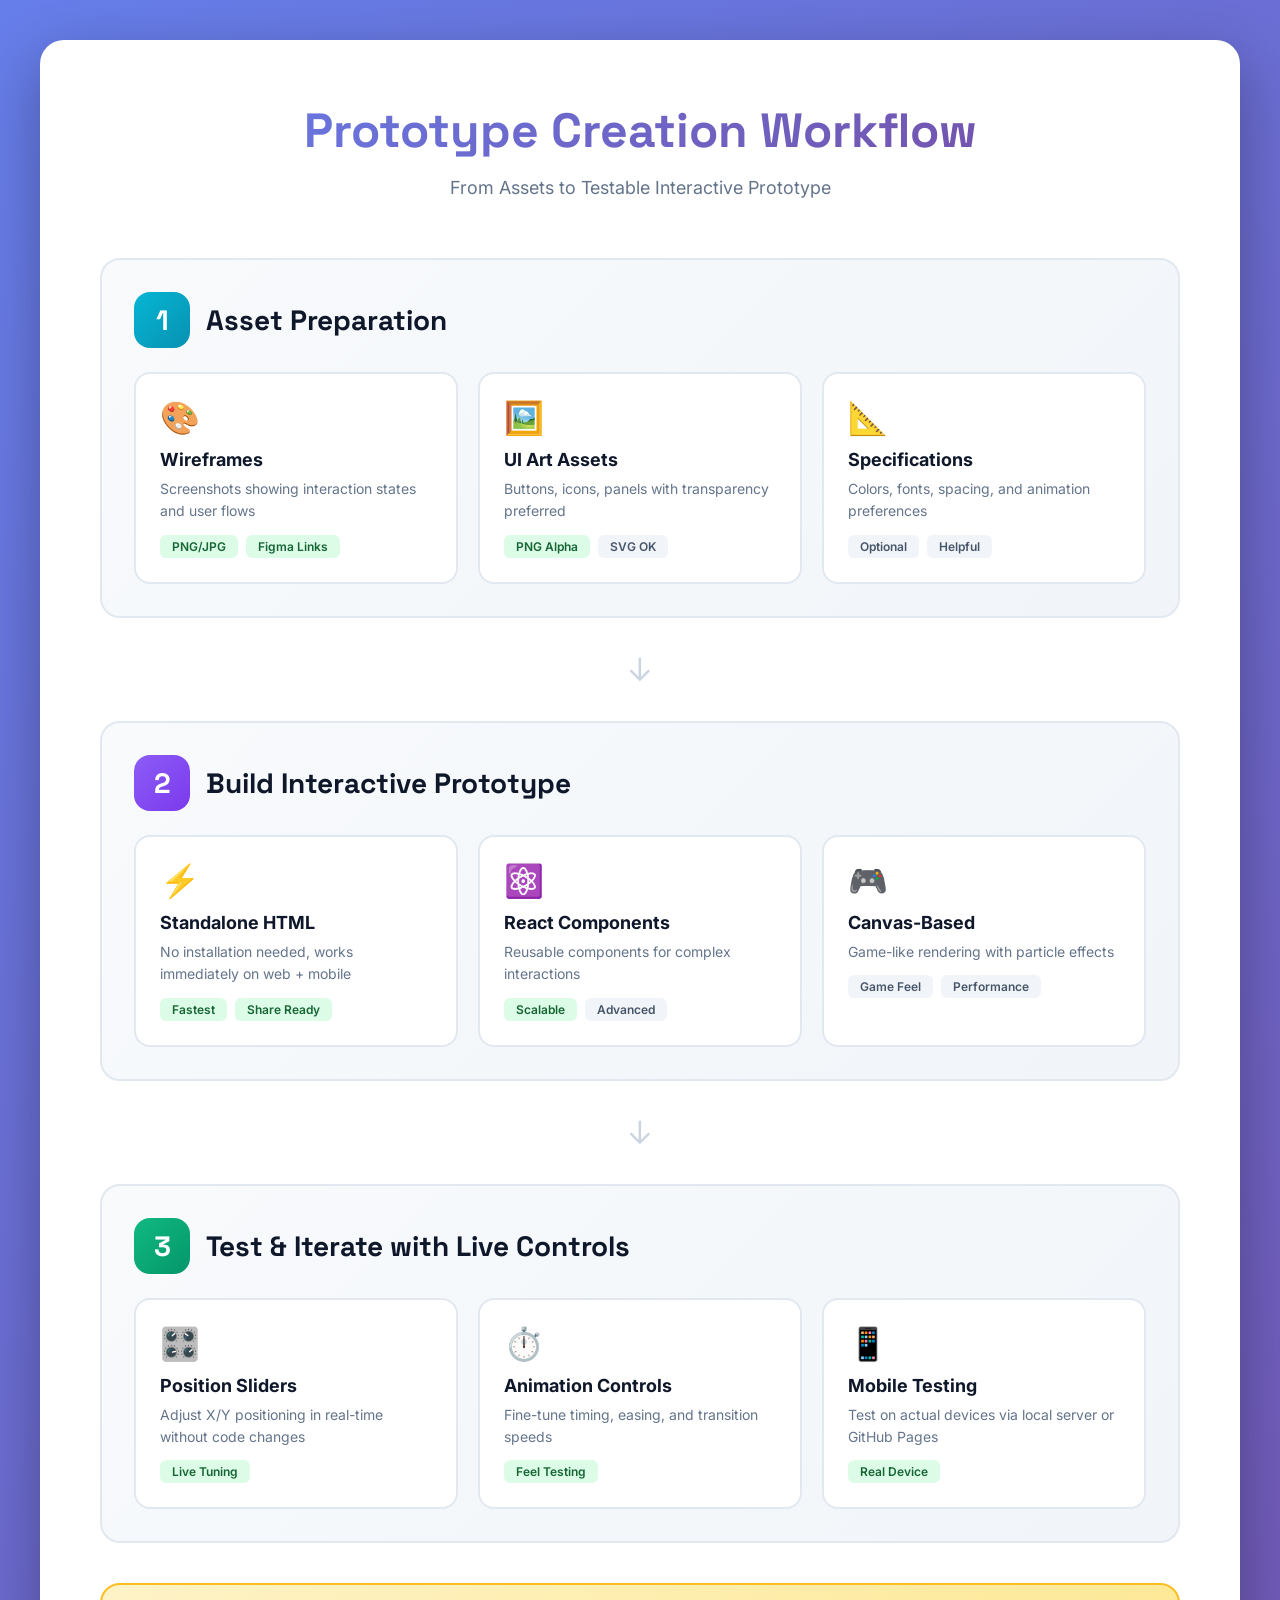
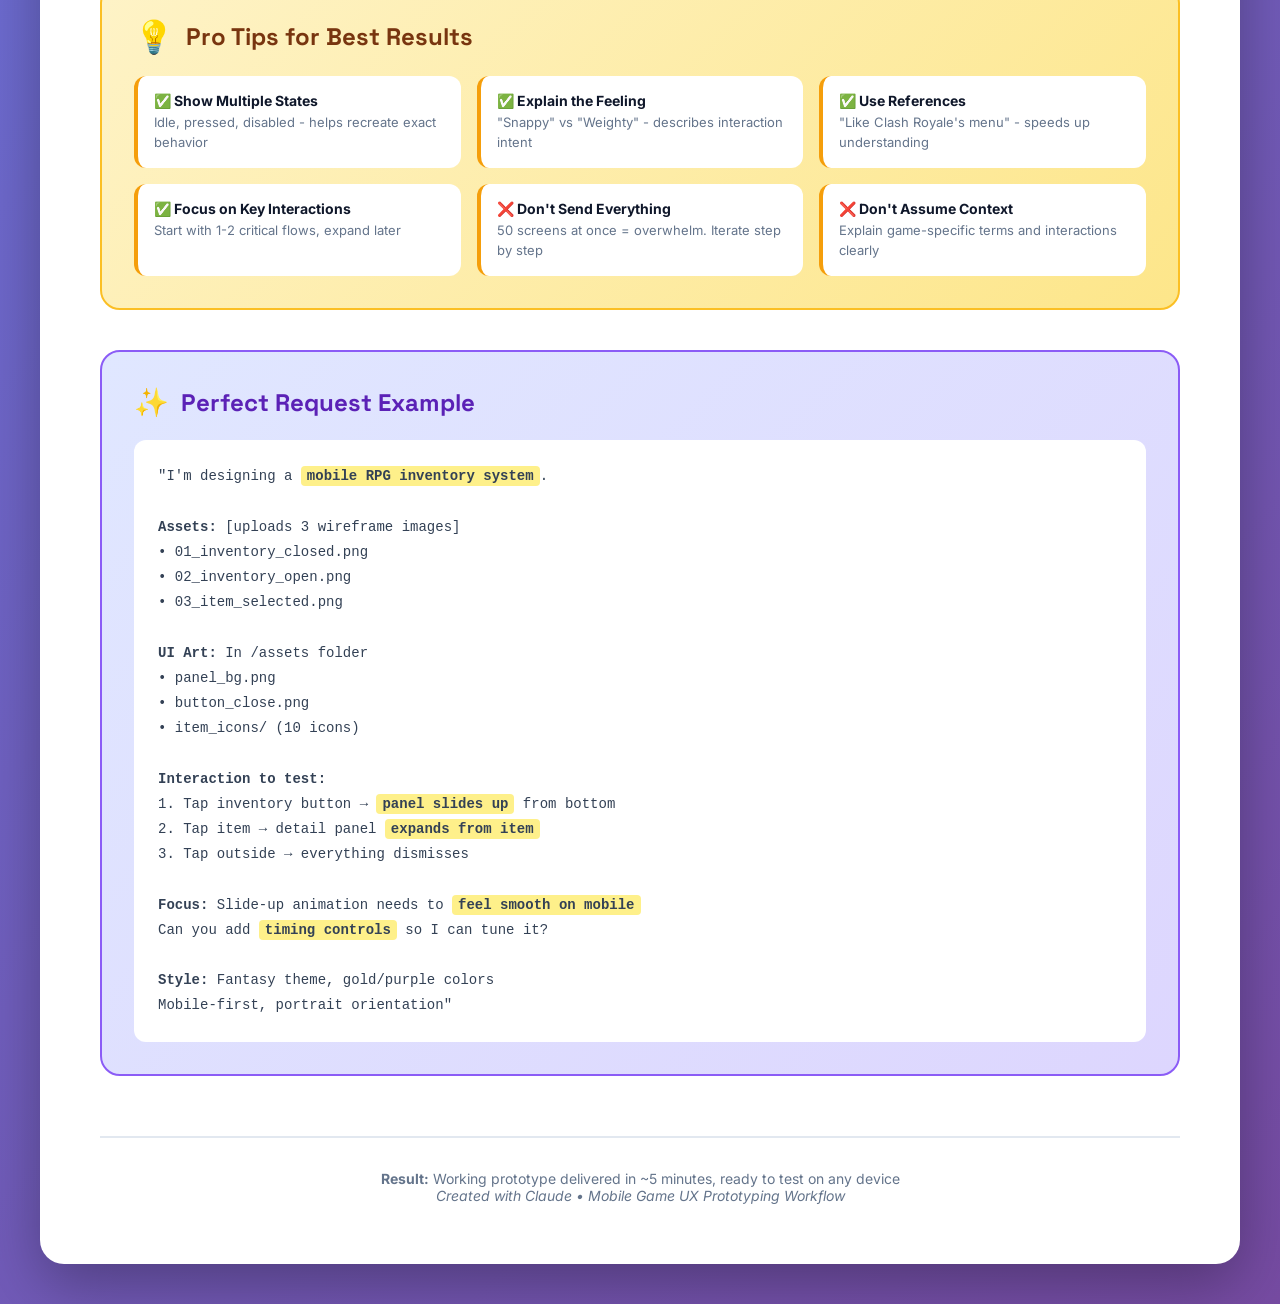
<file: workflow-guide.html>
<!DOCTYPE html>
<html lang="en">
<head>
    <meta charset="UTF-8">
    <meta name="viewport" content="width=device-width, initial-scale=1.0">
    <title>Prototype Workflow Guide</title>
    <link href="https://fonts.googleapis.com/css2?family=Inter:wght@400;500;600;700;800&family=Space+Grotesk:wght@600;700&display=swap" rel="stylesheet">
    <style>
        * {
            margin: 0;
            padding: 0;
            box-sizing: border-box;
        }

        body {
            font-family: 'Inter', sans-serif;
            background: linear-gradient(135deg, #667eea 0%, #764ba2 100%);
            padding: 40px 20px;
            min-height: 100vh;
        }

        .container {
            max-width: 1200px;
            margin: 0 auto;
            background: white;
            border-radius: 24px;
            padding: 60px;
            box-shadow: 0 20px 60px rgba(0, 0, 0, 0.3);
        }

        h1 {
            font-family: 'Space Grotesk', sans-serif;
            font-size: 48px;
            font-weight: 700;
            text-align: center;
            background: linear-gradient(135deg, #667eea 0%, #764ba2 100%);
            -webkit-background-clip: text;
            -webkit-text-fill-color: transparent;
            background-clip: text;
            margin-bottom: 16px;
        }

        .subtitle {
            text-align: center;
            color: #64748b;
            font-size: 18px;
            margin-bottom: 60px;
        }

        .flow {
            display: flex;
            flex-direction: column;
            gap: 24px;
        }

        .phase {
            background: linear-gradient(135deg, #f8fafc 0%, #f1f5f9 100%);
            border-radius: 20px;
            padding: 32px;
            position: relative;
            border: 2px solid #e2e8f0;
        }

        .phase-header {
            display: flex;
            align-items: center;
            gap: 16px;
            margin-bottom: 24px;
        }

        .phase-number {
            width: 56px;
            height: 56px;
            border-radius: 16px;
            display: flex;
            align-items: center;
            justify-content: center;
            font-family: 'Space Grotesk', sans-serif;
            font-size: 28px;
            font-weight: 700;
            color: white;
            flex-shrink: 0;
        }

        .phase-1 .phase-number {
            background: linear-gradient(135deg, #06b6d4 0%, #0891b2 100%);
        }

        .phase-2 .phase-number {
            background: linear-gradient(135deg, #8b5cf6 0%, #7c3aed 100%);
        }

        .phase-3 .phase-number {
            background: linear-gradient(135deg, #10b981 0%, #059669 100%);
        }

        .phase-title {
            font-family: 'Space Grotesk', sans-serif;
            font-size: 28px;
            font-weight: 700;
            color: #0f172a;
        }

        .phase-content {
            display: grid;
            grid-template-columns: repeat(auto-fit, minmax(280px, 1fr));
            gap: 20px;
        }

        .card {
            background: white;
            border-radius: 16px;
            padding: 24px;
            border: 2px solid #e2e8f0;
            transition: all 0.3s ease;
        }

        .card:hover {
            border-color: #667eea;
            transform: translateY(-4px);
            box-shadow: 0 12px 24px rgba(102, 126, 234, 0.15);
        }

        .card-icon {
            font-size: 32px;
            margin-bottom: 12px;
        }

        .card-title {
            font-weight: 700;
            font-size: 18px;
            color: #0f172a;
            margin-bottom: 8px;
        }

        .card-desc {
            color: #64748b;
            font-size: 14px;
            line-height: 1.6;
        }

        .card-tags {
            display: flex;
            flex-wrap: wrap;
            gap: 8px;
            margin-top: 12px;
        }

        .tag {
            background: #f1f5f9;
            color: #475569;
            padding: 4px 12px;
            border-radius: 6px;
            font-size: 12px;
            font-weight: 600;
        }

        .tag.good {
            background: #dcfce7;
            color: #166534;
        }

        .arrow {
            text-align: center;
            font-size: 32px;
            color: #cbd5e1;
            margin: 8px 0;
        }

        .pro-tips {
            background: linear-gradient(135deg, #fef3c7 0%, #fde68a 100%);
            border: 2px solid #fbbf24;
            border-radius: 20px;
            padding: 32px;
            margin-top: 40px;
        }

        .pro-tips-header {
            display: flex;
            align-items: center;
            gap: 12px;
            margin-bottom: 20px;
        }

        .pro-tips-title {
            font-family: 'Space Grotesk', sans-serif;
            font-size: 24px;
            font-weight: 700;
            color: #78350f;
        }

        .tips-grid {
            display: grid;
            grid-template-columns: repeat(auto-fit, minmax(250px, 1fr));
            gap: 16px;
        }

        .tip {
            background: white;
            padding: 16px;
            border-radius: 12px;
            border-left: 4px solid #f59e0b;
        }

        .tip-label {
            font-weight: 700;
            color: #0f172a;
            margin-bottom: 4px;
            font-size: 14px;
        }

        .tip-text {
            color: #64748b;
            font-size: 13px;
            line-height: 1.5;
        }

        .example {
            background: linear-gradient(135deg, #e0e7ff 0%, #ddd6fe 100%);
            border: 2px solid #8b5cf6;
            border-radius: 20px;
            padding: 32px;
            margin-top: 40px;
        }

        .example-header {
            font-family: 'Space Grotesk', sans-serif;
            font-size: 24px;
            font-weight: 700;
            color: #5b21b6;
            margin-bottom: 20px;
            display: flex;
            align-items: center;
            gap: 12px;
        }

        .example-content {
            background: white;
            padding: 24px;
            border-radius: 12px;
            font-family: 'Courier New', monospace;
            font-size: 14px;
            line-height: 1.8;
            color: #334155;
        }

        .highlight {
            background: #fef08a;
            padding: 2px 6px;
            border-radius: 4px;
            font-weight: 600;
        }

        @media (max-width: 768px) {
            .container {
                padding: 32px 24px;
            }

            h1 {
                font-size: 36px;
            }

            .phase-content {
                grid-template-columns: 1fr;
            }

            .tips-grid {
                grid-template-columns: 1fr;
            }
        }

        .footer {
            text-align: center;
            margin-top: 60px;
            padding-top: 32px;
            border-top: 2px solid #e2e8f0;
            color: #64748b;
            font-size: 14px;
        }
    </style>
</head>
<body>
    <div class="container">
        <h1>Prototype Creation Workflow</h1>
        <p class="subtitle">From Assets to Testable Interactive Prototype</p>

        <div class="flow">
            <!-- Phase 1 -->
            <div class="phase phase-1">
                <div class="phase-header">
                    <div class="phase-number">1</div>
                    <div class="phase-title">Asset Preparation</div>
                </div>
                <div class="phase-content">
                    <div class="card">
                        <div class="card-icon">🎨</div>
                        <div class="card-title">Wireframes</div>
                        <div class="card-desc">Screenshots showing interaction states and user flows</div>
                        <div class="card-tags">
                            <span class="tag good">PNG/JPG</span>
                            <span class="tag good">Figma Links</span>
                        </div>
                    </div>
                    <div class="card">
                        <div class="card-icon">🖼️</div>
                        <div class="card-title">UI Art Assets</div>
                        <div class="card-desc">Buttons, icons, panels with transparency preferred</div>
                        <div class="card-tags">
                            <span class="tag good">PNG Alpha</span>
                            <span class="tag">SVG OK</span>
                        </div>
                    </div>
                    <div class="card">
                        <div class="card-icon">📐</div>
                        <div class="card-title">Specifications</div>
                        <div class="card-desc">Colors, fonts, spacing, and animation preferences</div>
                        <div class="card-tags">
                            <span class="tag">Optional</span>
                            <span class="tag">Helpful</span>
                        </div>
                    </div>
                </div>
            </div>

            <div class="arrow">↓</div>

            <!-- Phase 2 -->
            <div class="phase phase-2">
                <div class="phase-header">
                    <div class="phase-number">2</div>
                    <div class="phase-title">Build Interactive Prototype</div>
                </div>
                <div class="phase-content">
                    <div class="card">
                        <div class="card-icon">⚡</div>
                        <div class="card-title">Standalone HTML</div>
                        <div class="card-desc">No installation needed, works immediately on web + mobile</div>
                        <div class="card-tags">
                            <span class="tag good">Fastest</span>
                            <span class="tag good">Share Ready</span>
                        </div>
                    </div>
                    <div class="card">
                        <div class="card-icon">⚛️</div>
                        <div class="card-title">React Components</div>
                        <div class="card-desc">Reusable components for complex interactions</div>
                        <div class="card-tags">
                            <span class="tag good">Scalable</span>
                            <span class="tag">Advanced</span>
                        </div>
                    </div>
                    <div class="card">
                        <div class="card-icon">🎮</div>
                        <div class="card-title">Canvas-Based</div>
                        <div class="card-desc">Game-like rendering with particle effects</div>
                        <div class="card-tags">
                            <span class="tag">Game Feel</span>
                            <span class="tag">Performance</span>
                        </div>
                    </div>
                </div>
            </div>

            <div class="arrow">↓</div>

            <!-- Phase 3 -->
            <div class="phase phase-3">
                <div class="phase-header">
                    <div class="phase-number">3</div>
                    <div class="phase-title">Test & Iterate with Live Controls</div>
                </div>
                <div class="phase-content">
                    <div class="card">
                        <div class="card-icon">🎛️</div>
                        <div class="card-title">Position Sliders</div>
                        <div class="card-desc">Adjust X/Y positioning in real-time without code changes</div>
                        <div class="card-tags">
                            <span class="tag good">Live Tuning</span>
                        </div>
                    </div>
                    <div class="card">
                        <div class="card-icon">⏱️</div>
                        <div class="card-title">Animation Controls</div>
                        <div class="card-desc">Fine-tune timing, easing, and transition speeds</div>
                        <div class="card-tags">
                            <span class="tag good">Feel Testing</span>
                        </div>
                    </div>
                    <div class="card">
                        <div class="card-icon">📱</div>
                        <div class="card-title">Mobile Testing</div>
                        <div class="card-desc">Test on actual devices via local server or GitHub Pages</div>
                        <div class="card-tags">
                            <span class="tag good">Real Device</span>
                        </div>
                    </div>
                </div>
            </div>
        </div>

        <!-- Pro Tips -->
        <div class="pro-tips">
            <div class="pro-tips-header">
                <span style="font-size: 32px;">💡</span>
                <div class="pro-tips-title">Pro Tips for Best Results</div>
            </div>
            <div class="tips-grid">
                <div class="tip">
                    <div class="tip-label">✅ Show Multiple States</div>
                    <div class="tip-text">Idle, pressed, disabled - helps recreate exact behavior</div>
                </div>
                <div class="tip">
                    <div class="tip-label">✅ Explain the Feeling</div>
                    <div class="tip-text">"Snappy" vs "Weighty" - describes interaction intent</div>
                </div>
                <div class="tip">
                    <div class="tip-label">✅ Use References</div>
                    <div class="tip-text">"Like Clash Royale's menu" - speeds up understanding</div>
                </div>
                <div class="tip">
                    <div class="tip-label">✅ Focus on Key Interactions</div>
                    <div class="tip-text">Start with 1-2 critical flows, expand later</div>
                </div>
                <div class="tip">
                    <div class="tip-label">❌ Don't Send Everything</div>
                    <div class="tip-text">50 screens at once = overwhelm. Iterate step by step</div>
                </div>
                <div class="tip">
                    <div class="tip-label">❌ Don't Assume Context</div>
                    <div class="tip-text">Explain game-specific terms and interactions clearly</div>
                </div>
            </div>
        </div>

        <!-- Example Request -->
        <div class="example">
            <div class="example-header">
                <span style="font-size: 28px;">✨</span>
                Perfect Request Example
            </div>
            <div class="example-content">
                "I'm designing a <span class="highlight">mobile RPG inventory system</span>.<br><br>

                <strong>Assets:</strong> [uploads 3 wireframe images]<br>
                • 01_inventory_closed.png<br>
                • 02_inventory_open.png<br>
                • 03_item_selected.png<br><br>

                <strong>UI Art:</strong> In /assets folder<br>
                • panel_bg.png<br>
                • button_close.png<br>
                • item_icons/ (10 icons)<br><br>

                <strong>Interaction to test:</strong><br>
                1. Tap inventory button → <span class="highlight">panel slides up</span> from bottom<br>
                2. Tap item → detail panel <span class="highlight">expands from item</span><br>
                3. Tap outside → everything dismisses<br><br>

                <strong>Focus:</strong> Slide-up animation needs to <span class="highlight">feel smooth on mobile</span><br>
                Can you add <span class="highlight">timing controls</span> so I can tune it?<br><br>

                <strong>Style:</strong> Fantasy theme, gold/purple colors<br>
                Mobile-first, portrait orientation"
            </div>
        </div>

        <div class="footer">
            <strong>Result:</strong> Working prototype delivered in ~5 minutes, ready to test on any device<br>
            <em>Created with Claude • Mobile Game UX Prototyping Workflow</em>
        </div>
    </div>
</body>
</html>
</file>
<file: styles.css>
* {
    margin: 0;
    padding: 0;
    box-sizing: border-box;
}

body {
    font-family: -apple-system, BlinkMacSystemFont, 'Segoe UI', Roboto, Oxygen, Ubuntu, Cantarell, sans-serif;
    overflow: hidden;
    background: linear-gradient(135deg, #1a1a2e 0%, #16213e 100%);
    touch-action: none;
    -webkit-user-select: none;
    user-select: none;
}

.game-container {
    width: 100vw;
    height: 100vh;
    position: relative;
    overflow: hidden;
}

/* Top Bar */
.top-bar {
    position: absolute;
    top: 0;
    left: 0;
    right: 0;
    height: 60px;
    background: rgba(20, 20, 40, 0.9);
    backdrop-filter: blur(10px);
    display: flex;
    align-items: center;
    justify-content: space-between;
    padding: 0 20px;
    z-index: 100;
    box-shadow: 0 2px 10px rgba(0, 0, 0, 0.3);
}

.player-info {
    display: flex;
    align-items: center;
    gap: 10px;
}

.avatar {
    width: 40px;
    height: 40px;
    border-radius: 50%;
    background: linear-gradient(135deg, #ff6b6b, #ee5a24);
    border: 2px solid #ffd700;
    box-shadow: 0 0 10px rgba(255, 215, 0, 0.5);
}

.player-name {
    color: #fff;
    font-weight: 600;
    font-size: 14px;
}

.resources {
    display: flex;
    gap: 15px;
    flex-wrap: wrap;
}

.resource-item {
    background: rgba(255, 255, 255, 0.1);
    padding: 5px 12px;
    border-radius: 15px;
    color: #fff;
    font-size: 12px;
    font-weight: 600;
    backdrop-filter: blur(5px);
    border: 1px solid rgba(255, 255, 255, 0.2);
}

/* Left Menu */
.left-menu {
    position: absolute;
    left: 20px;
    top: 100px;
    display: flex;
    flex-direction: column;
    gap: 15px;
    z-index: 90;
}

.menu-btn {
    background: rgba(40, 40, 80, 0.9);
    border: 2px solid rgba(255, 255, 255, 0.3);
    color: #fff;
    padding: 12px 16px;
    border-radius: 12px;
    font-size: 11px;
    font-weight: 600;
    cursor: pointer;
    transition: all 0.3s ease;
    backdrop-filter: blur(10px);
    box-shadow: 0 4px 15px rgba(0, 0, 0, 0.3);
    text-align: center;
    line-height: 1.3;
}

.menu-btn:hover {
    background: rgba(60, 60, 120, 0.9);
    border-color: rgba(255, 255, 255, 0.5);
    transform: translateY(-2px);
    box-shadow: 0 6px 20px rgba(0, 0, 0, 0.4);
}

.menu-btn:active {
    transform: translateY(0);
}

/* Right Menu */
.right-menu {
    position: absolute;
    right: 20px;
    top: 120px;
    display: flex;
    flex-direction: column;
    gap: 15px;
    z-index: 90;
}

.menu-btn.round {
    width: 55px;
    height: 55px;
    border-radius: 50%;
    padding: 0;
    font-size: 24px;
    display: flex;
    align-items: center;
    justify-content: center;
    background: rgba(40, 40, 80, 0.95);
}

/* Map Container */
.map-container {
    position: absolute;
    top: 60px;
    left: 0;
    right: 0;
    bottom: 0;
    overflow: hidden;
}

.map-svg {
    width: 100%;
    height: 100%;
    cursor: grab;
}

.map-svg:active {
    cursor: grabbing;
}

/* Territories */
.territory {
    opacity: 0.6;
    transition: opacity 0.3s ease;
}

.green-territory {
    fill: #4a9d5f;
}

.pink-territory {
    fill: #d4697a;
}

.gray-territory {
    fill: #7a7a7a;
}

.territory:hover {
    opacity: 0.7;
}

/* Buildings */
.building {
    cursor: pointer;
    transition: transform 0.2s ease;
}

.building-base {
    fill: rgba(255, 255, 255, 0.1);
    stroke: rgba(255, 255, 255, 0.3);
    stroke-width: 2;
    opacity: 0;
}

.building:hover .building-base {
    opacity: 1;
}

.building:hover {
    transform: scale(1.05);
}

.building.active {
    animation: buildingPulse 0.6s ease;
}

@keyframes buildingPulse {
    0%, 100% {
        transform: scale(1);
    }
    50% {
        transform: scale(1.15);
    }
}

.tap-indicator {
    fill: rgba(255, 215, 0, 0);
    stroke: rgba(255, 215, 0, 0);
    stroke-width: 3;
    pointer-events: none;
}

.building.tapped .tap-indicator {
    animation: tapRipple 0.6s ease-out;
}

@keyframes tapRipple {
    0% {
        fill: rgba(255, 215, 0, 0.4);
        stroke: rgba(255, 215, 0, 0.8);
        r: 5px;
    }
    100% {
        fill: rgba(255, 215, 0, 0);
        stroke: rgba(255, 215, 0, 0);
        r: 50px;
    }
}

/* Contextual Menu */
.contextual-menu {
    position: absolute;
    background: linear-gradient(135deg, rgba(40, 40, 80, 0.98), rgba(30, 30, 60, 0.98));
    border: 2px solid rgba(255, 215, 0, 0.5);
    border-radius: 16px;
    padding: 0;
    min-width: 280px;
    box-shadow: 0 10px 40px rgba(0, 0, 0, 0.5);
    backdrop-filter: blur(20px);
    opacity: 0;
    transform: scale(0.8) translateY(-20px);
    pointer-events: none;
    transition: all 0.3s cubic-bezier(0.34, 1.56, 0.64, 1);
    z-index: 1000;
}

.contextual-menu.visible {
    opacity: 1;
    transform: scale(1) translateY(0);
    pointer-events: all;
}

.menu-header {
    display: flex;
    justify-content: space-between;
    align-items: center;
    padding: 16px 20px;
    border-bottom: 1px solid rgba(255, 255, 255, 0.2);
    background: rgba(255, 215, 0, 0.1);
}

.menu-title {
    color: #ffd700;
    font-weight: 700;
    font-size: 16px;
    text-transform: uppercase;
    letter-spacing: 1px;
}

.close-btn {
    background: none;
    border: none;
    color: rgba(255, 255, 255, 0.7);
    font-size: 28px;
    cursor: pointer;
    padding: 0;
    width: 30px;
    height: 30px;
    display: flex;
    align-items: center;
    justify-content: center;
    border-radius: 50%;
    transition: all 0.2s ease;
}

.close-btn:hover {
    background: rgba(255, 255, 255, 0.1);
    color: #fff;
}

.menu-content {
    padding: 12px;
    display: flex;
    flex-direction: column;
    gap: 10px;
}

.menu-option {
    background: rgba(255, 255, 255, 0.05);
    border: 2px solid rgba(255, 255, 255, 0.2);
    color: #fff;
    padding: 14px 18px;
    border-radius: 12px;
    font-size: 14px;
    font-weight: 600;
    cursor: pointer;
    display: flex;
    align-items: center;
    gap: 12px;
    transition: all 0.3s ease;
    position: relative;
    overflow: hidden;
}

.menu-option::before {
    content: '';
    position: absolute;
    top: 50%;
    left: 50%;
    width: 0;
    height: 0;
    border-radius: 50%;
    background: rgba(255, 255, 255, 0.2);
    transform: translate(-50%, -50%);
    transition: width 0.4s ease, height 0.4s ease;
}

.menu-option:active::before {
    width: 300px;
    height: 300px;
}

.menu-option.primary {
    background: linear-gradient(135deg, rgba(220, 20, 60, 0.3), rgba(139, 0, 0, 0.3));
    border-color: rgba(220, 20, 60, 0.6);
}

.menu-option:hover {
    background: rgba(255, 255, 255, 0.15);
    border-color: rgba(255, 215, 0, 0.5);
    transform: translateX(5px);
}

.menu-option.primary:hover {
    background: linear-gradient(135deg, rgba(220, 20, 60, 0.5), rgba(139, 0, 0, 0.5));
}

.option-icon {
    font-size: 20px;
    flex-shrink: 0;
}

.option-text {
    flex: 1;
    text-align: left;
    position: relative;
    z-index: 1;
}

/* Ripple Container */
.ripple-container {
    position: absolute;
    top: 0;
    left: 0;
    right: 0;
    bottom: 0;
    pointer-events: none;
    z-index: 999;
}

.ripple {
    position: absolute;
    border: 3px solid rgba(255, 215, 0, 0.8);
    border-radius: 50%;
    animation: rippleEffect 0.8s ease-out forwards;
    pointer-events: none;
}

@keyframes rippleEffect {
    0% {
        width: 20px;
        height: 20px;
        opacity: 1;
    }
    100% {
        width: 100px;
        height: 100px;
        opacity: 0;
    }
}

/* Mobile Responsive */
@media (max-width: 768px) {
    .top-bar {
        height: 50px;
        padding: 0 10px;
    }

    .avatar {
        width: 35px;
        height: 35px;
    }

    .player-name {
        font-size: 12px;
    }

    .resources {
        gap: 8px;
    }

    .resource-item {
        padding: 4px 8px;
        font-size: 10px;
    }

    .left-menu,
    .right-menu {
        top: 80px;
    }

    .left-menu {
        left: 10px;
    }

    .right-menu {
        right: 10px;
    }

    .menu-btn {
        padding: 10px 12px;
        font-size: 10px;
    }

    .menu-btn.round {
        width: 50px;
        height: 50px;
        font-size: 20px;
    }

    .map-container {
        top: 50px;
    }

    .contextual-menu {
        min-width: 250px;
    }

    .menu-title {
        font-size: 14px;
    }

    .menu-option {
        padding: 12px 14px;
        font-size: 13px;
    }
}

/* Touch feedback */
@media (hover: none) {
    .building:active {
        transform: scale(1.1);
    }

    .menu-option:active {
        transform: translateX(5px) scale(0.98);
    }

    .menu-btn:active {
        transform: scale(0.95);
    }
}
</file>
